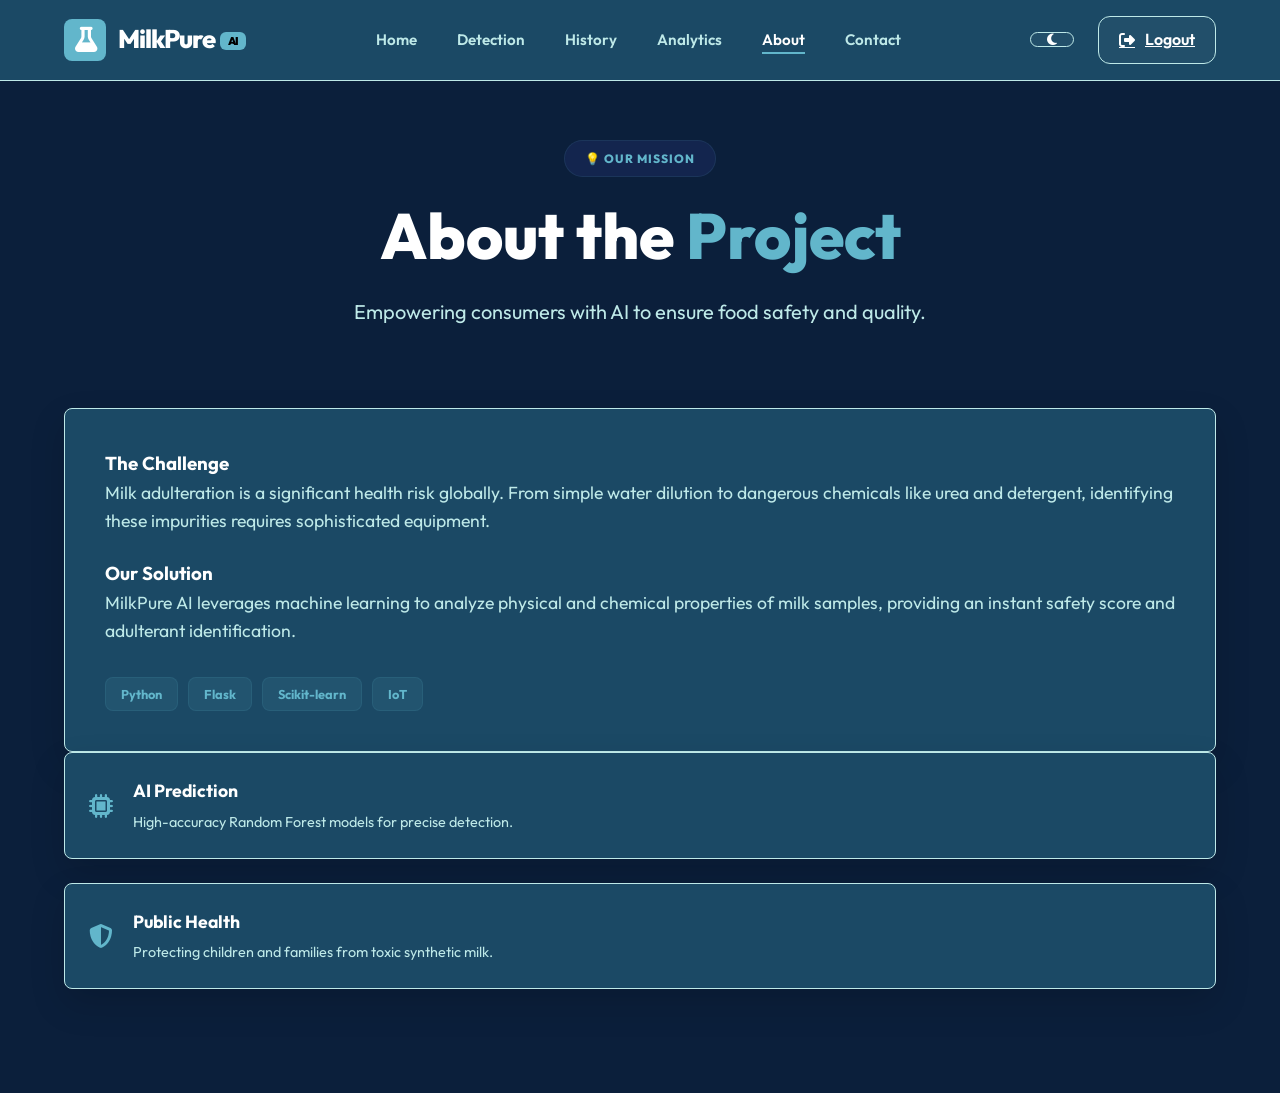
<file: frontend/about.html>
<!DOCTYPE html>
<html lang="en">
<head>
    <meta charset="UTF-8">
    <meta name="viewport" content="width=device-width, initial-scale=1.0">
    <title>About | MilkPure AI</title>
    <link rel="stylesheet" href="style.css">
    <link rel="stylesheet" href="https://cdnjs.cloudflare.com/ajax/libs/font-awesome/6.5.0/css/all.min.css">
    <link href="https://fonts.googleapis.com/css2?family=Outfit:wght@300;400;600;700;800&display=swap" rel="stylesheet">
</head>
<body>
    <div class="hero-bg-effects">
        <div class="orb orb-1"></div>
        <div class="orb orb-2"></div>
    </div>
    <nav class="navbar" id="navbar">
        <div class="nav-container">
            <a href="/home" class="logo">
                <div class="logo-icon"><i class="fas fa-flask"></i></div>
                <span>MilkPure<span class="logo-ai">AI</span></span>
            </a>
            <ul class="nav-links">
                <li><a href="/home" class="nav-link">Home</a></li>
                <li><a href="/detect" class="nav-link">Detection</a></li>
                <li><a href="/history" class="nav-link">History</a></li>
                <li><a href="/analytics" class="nav-link">Analytics</a></li>
                <li><a href="/about" class="nav-link active">About</a></li>
                <li><a href="/contact" class="nav-link">Contact</a></li>
            </ul>
            <div class="nav-actions">
                <button class="theme-btn" id="themeToggle"><i class="fas fa-moon"></i></button>
                <a href="/" class="login-btn"><i class="fas fa-sign-out-alt"></i> Logout</a>
            </div>
        </div>
    </nav>

    <main class="section">
        <div class="section-header">
            <span class="section-tag">💡 Our Mission</span>
            <h2>About the <span class="gradient-text">Project</span></h2>
            <p>Empowering consumers with AI to ensure food safety and quality.</p>
        </div>

        <div class="about-grid">
            <div class="glass-card about-main">
                <h3>The Challenge</h3>
                <p>Milk adulteration is a significant health risk globally. From simple water dilution to dangerous chemicals like urea and detergent, identifying these impurities requires sophisticated equipment.</p>
                <h3>Our Solution</h3>
                <p>MilkPure AI leverages machine learning to analyze physical and chemical properties of milk samples, providing an instant safety score and adulterant identification.</p>
                <div class="tech-tags">
                    <span>Python</span><span>Flask</span><span>Scikit-learn</span><span>IoT</span>
                </div>
            </div>
            <div class="features-col">
                <div class="glass-card feature-card">
                    <i class="fas fa-microchip"></i>
                    <div><h4>AI Prediction</h4><p>High-accuracy Random Forest models for precise detection.</p></div>
                </div>
                <div class="glass-card feature-card">
                    <i class="fas fa-shield-alt"></i>
                    <div><h4>Public Health</h4><p>Protecting children and families from toxic synthetic milk.</p></div>
                </div>
            </div>
        </div>
    </main>

    <script src="script.js"></script>
</body>
</html>
</file>
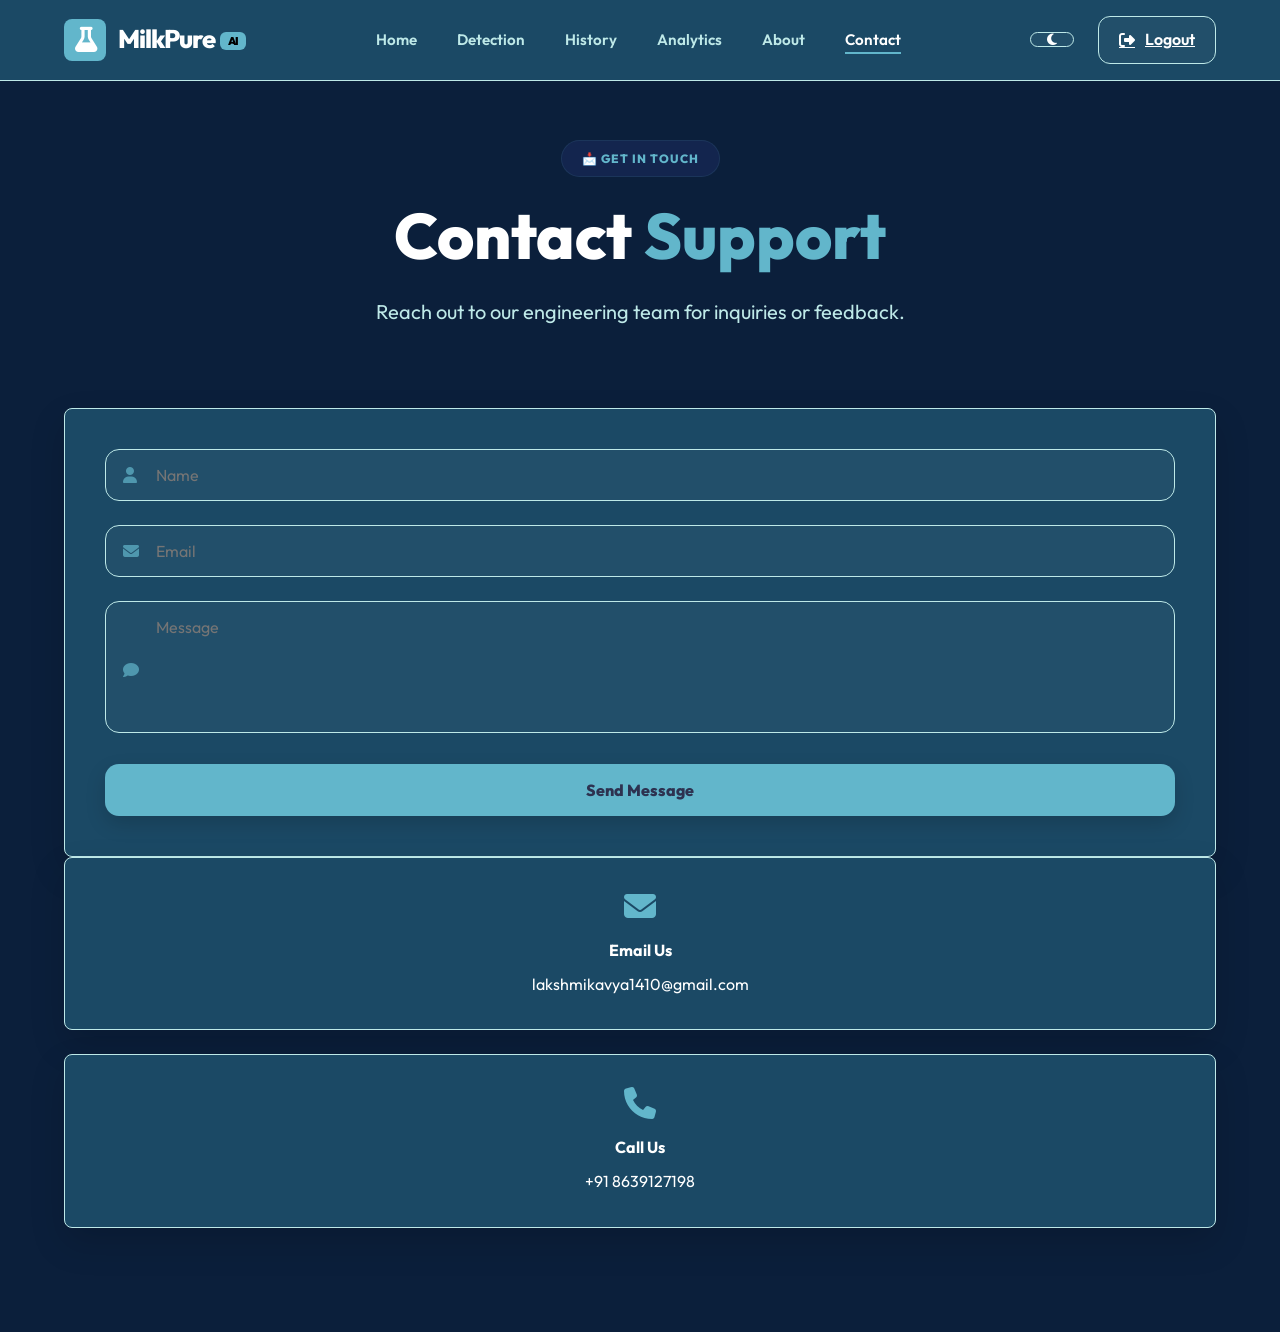
<file: frontend/contact.html>
<!DOCTYPE html>
<html lang="en">

<head>
    <meta charset="UTF-8">
    <meta name="viewport" content="width=device-width, initial-scale=1.0">
    <title>Contact | MilkPure AI</title>
    <link rel="stylesheet" href="style.css">
    <link rel="stylesheet" href="https://cdnjs.cloudflare.com/ajax/libs/font-awesome/6.5.0/css/all.min.css">
    <link href="https://fonts.googleapis.com/css2?family=Outfit:wght@300;400;600;700;800&display=swap" rel="stylesheet">
</head>

<body>
    <div class="hero-bg-effects">
        <div class="orb orb-1"></div>
        <div class="orb orb-2"></div>
    </div>
    <nav class="navbar" id="navbar">
        <div class="nav-container">
            <a href="/home" class="logo">
                <div class="logo-icon"><i class="fas fa-flask"></i></div>
                <span>MilkPure<span class="logo-ai">AI</span></span>
            </a>
            <ul class="nav-links">
                <li><a href="/home" class="nav-link">Home</a></li>
                <li><a href="/detect" class="nav-link">Detection</a></li>
                <li><a href="/history" class="nav-link">History</a></li>
                <li><a href="/analytics" class="nav-link">Analytics</a></li>
                <li><a href="/about" class="nav-link">About</a></li>
                <li><a href="/contact" class="nav-link active">Contact</a></li>
            </ul>
            <div class="nav-actions">
                <button class="theme-btn" id="themeToggle"><i class="fas fa-moon"></i></button>
                <a href="/" class="login-btn"><i class="fas fa-sign-out-alt"></i> Logout</a>
            </div>
        </div>
    </nav>

    <main class="section">
        <div class="section-header">
            <span class="section-tag">📩 Get in Touch</span>
            <h2>Contact <span class="gradient-text">Support</span></h2>
            <p>Reach out to our engineering team for inquiries or feedback.</p>
        </div>

        <div class="contact-grid">
            <div class="glass-card contact-form-card">
                <form id="contactForm">
                    <div class="form-field"><i class="fas fa-user"></i><input type="text" placeholder="Name" required>
                    </div>
                    <div class="form-field"><i class="fas fa-envelope"></i><input type="email" placeholder="Email"
                            required></div>
                    <div class="form-field textarea-field"><i class="fas fa-comment"></i><textarea placeholder="Message"
                            rows="5" required></textarea></div>
                    <button type="submit" class="btn-glow full-w">Send Message</button>
                </form>
            </div>
            <div class="contact-info-col">
                <div class="glass-card contact-info-card">
                    <i class="fas fa-envelope"></i>
                    <h4>Email Us</h4>
                    <p>lakshmikavya1410@gmail.com</p>
                </div>
                <div class="glass-card contact-info-card">
                    <i class="fas fa-phone"></i>
                    <h4>Call Us</h4>
                    <p>+91 8639127198</p>
                </div>
            </div>
        </div>
    </main>

    <div class="toast" id="toast"><span id="toastMsg"></span></div>
    <script src="script.js"></script>
</body>

</html>
</file>
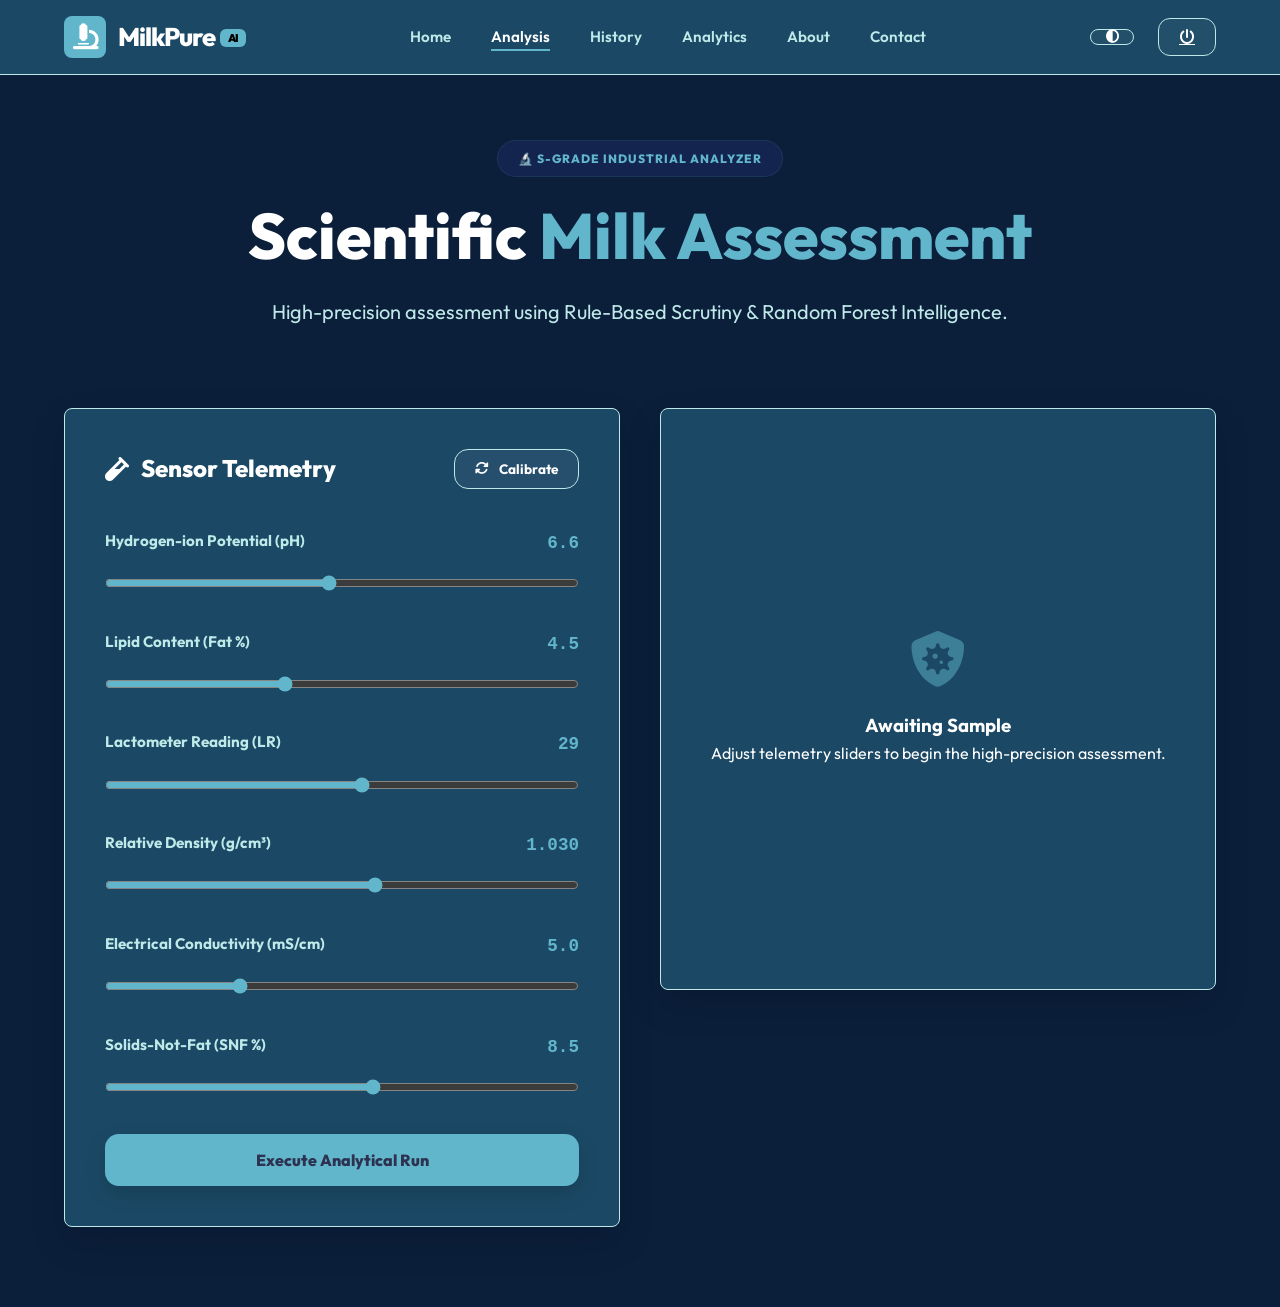
<file: frontend/detect.html>
<!DOCTYPE html>
<html lang="en">
<head>
    <meta charset="UTF-8">
    <meta name="viewport" content="width=device-width, initial-scale=1.0">
    <title>Industrial Analyzer | MilkPure AI</title>
    <link rel="stylesheet" href="style.css">
    <link rel="stylesheet" href="https://cdnjs.cloudflare.com/ajax/libs/font-awesome/6.5.0/css/all.min.css">
    <link href="https://fonts.googleapis.com/css2?family=Outfit:wght@300;400;600;700;800&display=swap" rel="stylesheet">
    <style>
        .recommendation-card { margin-top: 1.5rem; padding: 1.5rem; background: rgba(0, 242, 255, 0.05); border: 1px dashed var(--primary-glow); border-radius: 16px; text-align: left; }
        .recommendation-card h5 { color: var(--primary); font-size: 0.9rem; text-transform: uppercase; margin-bottom: 8px; }
        .recommendation-card p { font-size: 0.85rem; color: var(--text-dim); line-height: 1.5; font-style: italic; }
    </style>
</head>
<body>
    <div class="hero-bg-effects">
        <div class="orb orb-1"></div>
        <div class="orb orb-2"></div>
    </div>
    <nav class="navbar" id="navbar">
        <div class="nav-container">
            <a href="/home" class="logo">
                <div class="logo-icon"><i class="fas fa-microscope"></i></div>
                <span>MilkPure<span class="logo-ai">AI</span></span>
            </a>
            <ul class="nav-links">
                <li><a href="/home" class="nav-link">Home</a></li>
                <li><a href="/detect" class="nav-link active">Analysis</a></li>
                <li><a href="/history" class="nav-link">History</a></li>
                <li><a href="/analytics" class="nav-link">Analytics</a></li>
                <li><a href="/about" class="nav-link">About</a></li>
                <li><a href="/contact" class="nav-link">Contact</a></li>
            </ul>
            <div class="nav-actions">
                <button class="theme-btn" id="themeToggle"><i class="fas fa-adjust"></i></button>
                <a href="/" class="login-btn"><i class="fas fa-power-off"></i></a>
            </div>
        </div>
    </nav>

    <main class="section">
        <div class="section-header">
            <span class="section-tag">🔬 S-Grade Industrial Analyzer</span>
            <h2>Scientific <span class="gradient-text">Milk Assessment</span></h2>
            <p>High-precision assessment using Rule-Based Scrutiny & Random Forest Intelligence.</p>
        </div>

        <div class="detect-grid">
            <div class="glass-card input-card">
                <div class="card-header">
                    <h3><i class="fas fa-vial"></i> Sensor Telemetry</h3>
                    <button class="chip-btn" id="randomizeBtn"><i class="fas fa-sync-alt"></i> Calibrate</button>
                </div>
                <form id="detectForm">
                    <div class="slider-group">
                        <div class="slider-header"><span>Hydrogen-ion Potential (pH)</span><span id="phVal">6.6</span></div>
                        <input type="range" id="ph" min="0" max="14" step="0.1" value="6.6">
                    </div>
                    <div class="slider-group">
                        <div class="slider-header"><span>Lipid Content (Fat %)</span><span id="fatVal">4.5</span></div>
                        <input type="range" id="fat" min="0" max="12" step="0.1" value="4.5">
                    </div>
                    <div class="slider-group">
                        <div class="slider-header"><span>Lactometer Reading (LR)</span><span id="lactometerVal">29</span></div>
                        <input type="range" id="lactometer" min="10" max="45" step="1" value="29">
                    </div>
                    <div class="slider-group">
                        <div class="slider-header"><span>Relative Density (g/cm³)</span><span id="densityVal">1.030</span></div>
                        <input type="range" id="density" min="1.010" max="1.045" step="0.001" value="1.030">
                    </div>
                    <div class="slider-group">
                        <div class="slider-header"><span>Electrical Conductivity (mS/cm)</span><span id="conductivityVal">5.0</span></div>
                        <input type="range" id="conductivity" min="0" max="18" step="0.1" value="5.0">
                    </div>
                    <div class="slider-group">
                        <div class="slider-header"><span>Solids-Not-Fat (SNF %)</span><span id="snfVal">8.5</span></div>
                        <input type="range" id="snf" min="0" max="15" step="0.1" value="8.5">
                    </div>
                    <input type="hidden" id="temp" value="25.0">
                    <button type="submit" class="btn-glow full-w">Execute Analytical Run</button>
                </form>
            </div>

            <div class="glass-card result-card" id="resultCard">
                <div class="result-state hidden" id="loadingState">
                    <div class="spinner"></div>
                    <h3>Processing Sample...</h3>
                    <p>Running Rule-Based & Random Forest validation.</p>
                </div>
                <div class="result-state" id="placeholderState">
                    <i class="fas fa-shield-virus" style="font-size: 3.5rem; color: var(--primary); opacity: 0.5; margin-bottom: 1.5rem;"></i>
                    <h3>Awaiting Sample</h3>
                    <p>Adjust telemetry sliders to begin the high-precision assessment.</p>
                </div>
                <div class="result-ready hidden" id="resultState">
                    <div class="result-top">
                        <div class="gauge-wrapper">
                            <svg class="gauge-svg" viewBox="0 0 120 120">
                                <circle class="gauge-bg" cx="60" cy="60" r="52"></circle>
                                <circle class="gauge-fill" id="gaugeFill" cx="60" cy="60" r="52"></circle>
                            </svg>
                            <div class="gauge-center">
                                <span class="gauge-val" id="purityVal">0</span>
                                <span class="gauge-unit">Purity %</span>
                            </div>
                        </div>
                        <div class="result-meta">
                            <div class="status-pill" id="statusPill">Assessing...</div>
                            <h4 id="resAdulterant">-</h4>
                            <p id="resRisk">-</p>
                        </div>
                    </div>
                    <div class="recommendation-card" id="recPanel">
                        <h5>AI Recommendation</h5>
                        <p id="resRecommendation">-</p>
                    </div>
                    <div class="result-actions">
                        <button class="action-btn" id="voiceBtn"><i class="fas fa-wave-square"></i> Voice</button>
                        <button class="action-btn" id="downloadPdf"><i class="fas fa-file-invoice"></i> PDF Report</button>
                    </div>
                </div>
            </div>
        </div>
    </main>

    <div class="toast" id="toast"><span id="toastMsg"></span></div>
    <script src="script.js"></script>
</body>
</html>
</file>
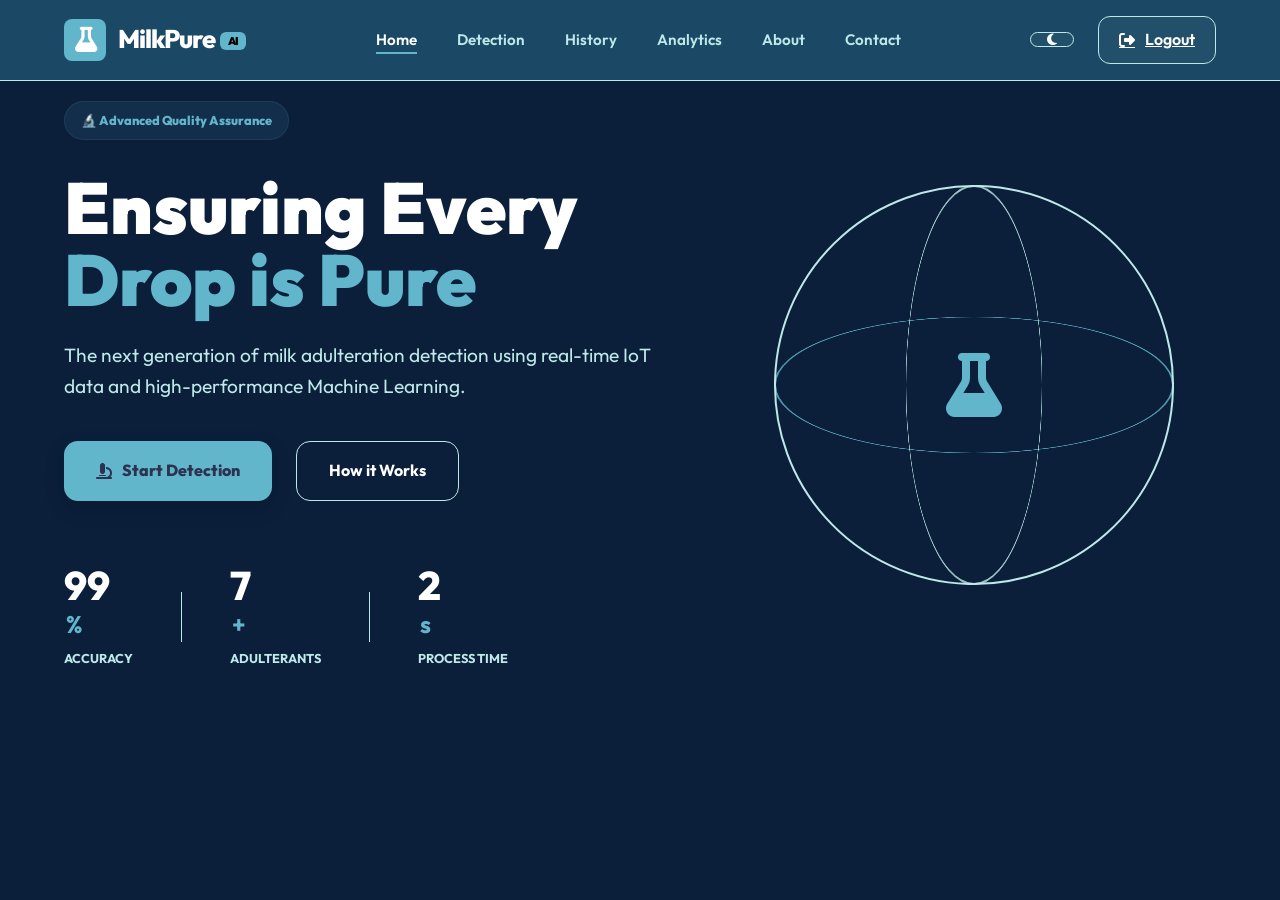
<file: frontend/home.html>
<!DOCTYPE html>
<html lang="en">
<head>
    <meta charset="UTF-8">
    <meta name="viewport" content="width=device-width, initial-scale=1.0">
    <title>Home | MilkPure AI</title>
    <link rel="stylesheet" href="style.css">
    <link rel="stylesheet" href="https://cdnjs.cloudflare.com/ajax/libs/font-awesome/6.5.0/css/all.min.css">
    <link href="https://fonts.googleapis.com/css2?family=Outfit:wght@300;400;600;700;800&display=swap" rel="stylesheet">
</head>
<body>
    <nav class="navbar" id="navbar">
        <div class="nav-container">
            <a href="/home" class="logo">
                <div class="logo-icon"><i class="fas fa-flask"></i></div>
                <span>MilkPure<span class="logo-ai">AI</span></span>
            </a>
            <ul class="nav-links">
                <li><a href="/home" class="nav-link active">Home</a></li>
                <li><a href="/detect" class="nav-link">Detection</a></li>
                <li><a href="/history" class="nav-link">History</a></li>
                <li><a href="/analytics" class="nav-link">Analytics</a></li>
                <li><a href="/about" class="nav-link">About</a></li>
                <li><a href="/contact" class="nav-link">Contact</a></li>
            </ul>
            <div class="nav-actions">
                <button class="theme-btn" id="themeToggle"><i class="fas fa-moon"></i></button>
                <a href="/" class="login-btn"><i class="fas fa-sign-out-alt"></i> Logout</a>
            </div>
        </div>
    </nav>

    <main>
        <section class="hero">
            <div class="hero-bg-effects">
                <div class="orb orb-1"></div>
                <div class="orb orb-2"></div>
                <div class="grid-lines"></div>
            </div>
            <div class="hero-content">
                <div class="hero-badge">🔬 Advanced Quality Assurance</div>
                <h1>Ensuring Every<br><span class="gradient-text">Drop is Pure</span></h1>
                <p class="hero-desc">The next generation of milk adulteration detection using real-time IoT data and high-performance Machine Learning.</p>
                <div class="hero-buttons">
                    <a href="/detect" class="btn-glow"><i class="fas fa-microscope"></i> Start Detection</a>
                    <a href="/about" class="btn-outline">How it Works</a>
                </div>
                <div class="hero-stats">
                    <div class="h-stat"><span class="h-stat-num">99</span><span class="h-stat-suffix">%</span><span class="h-stat-label">Accuracy</span></div>
                    <div class="h-stat-divider"></div>
                    <div class="h-stat"><span class="h-stat-num">7</span><span class="h-stat-suffix">+</span><span class="h-stat-label">Adulterants</span></div>
                    <div class="h-stat-divider"></div>
                    <div class="h-stat"><span class="h-stat-num">2</span><span class="h-stat-suffix">s</span><span class="h-stat-label">Process Time</span></div>
                </div>
            </div>
            <div class="hero-visual">
                <div class="molecule-container">
                    <div class="molecule-ring ring-1"></div>
                    <div class="molecule-ring ring-2"></div>
                    <div class="molecule-ring ring-3"></div>
                    <div class="molecule-core">
                        <i class="fas fa-flask"></i>
                    </div>
                </div>
            </div>
        </section>
    </main>

    <script src="script.js"></script>
</body>
</html>
</file>
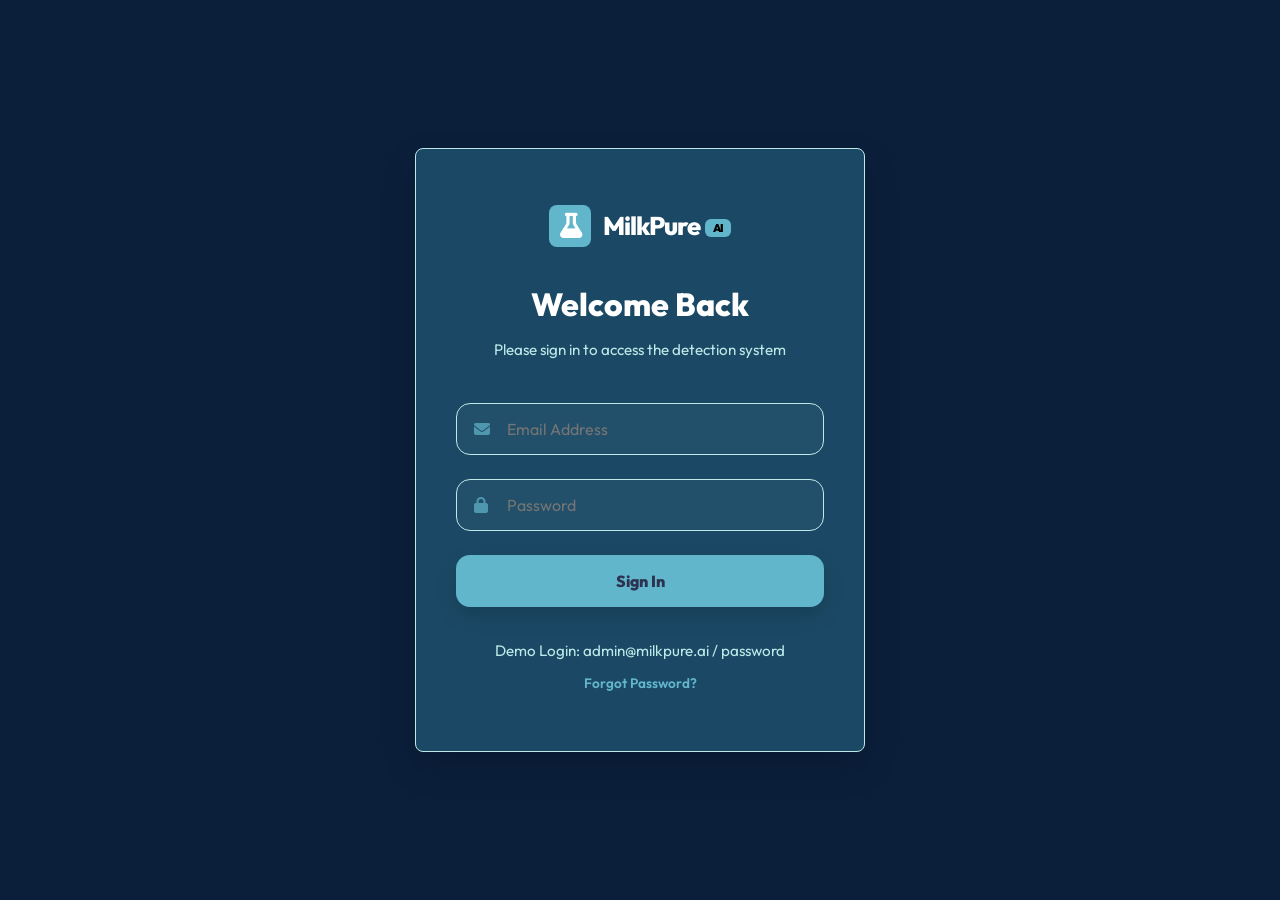
<file: frontend/login.html>
<!DOCTYPE html>
<html lang="en">

<head>
    <meta charset="UTF-8">
    <meta name="viewport" content="width=device-width, initial-scale=1.0">
    <title>Login | MilkPure AI</title>
    <link rel="stylesheet" href="style.css">
    <link rel="stylesheet" href="https://cdnjs.cloudflare.com/ajax/libs/font-awesome/6.5.0/css/all.min.css">
    <link href="https://fonts.googleapis.com/css2?family=Outfit:wght@300;400;600;700;800&display=swap" rel="stylesheet">
</head>

<body class="login-page">
    <div class="hero-bg-effects">
        <div class="orb orb-1"></div>
        <div class="orb orb-2"></div>
    </div>

    <div class="login-container">
        <div class="glass-card login-card">
            <div class="logo">
                <div class="logo-icon"><i class="fas fa-flask"></i></div>
                <span>MilkPure<span class="logo-ai">AI</span></span>
            </div>
            <h2>Welcome Back</h2>
            <p>Please sign in to access the detection system</p>

            <form id="mainLoginForm">
                <div class="form-field">
                    <i class="fas fa-envelope"></i>
                    <input type="email" id="loginEmail" placeholder="Email Address" required>
                </div>
                <div class="form-field">
                    <i class="fas fa-lock"></i>
                    <input type="password" id="loginPassword" placeholder="Password" required>
                </div>
                <button type="submit" class="btn-glow full-w">Sign In</button>
            </form>

            <div class="login-footer">
                <p>Demo Login: <code>admin@milkpure.ai</code> / <code>password</code></p>
                <a href="#">Forgot Password?</a>
            </div>
        </div>
    </div>

    <div class="toast" id="toast">
        <i class="fas fa-check-circle"></i>
        <span id="toastMsg">Success!</span>
    </div>

    <script>
        document.getElementById('mainLoginForm').addEventListener('submit', (e) => {
            e.preventDefault();
            const toast = document.getElementById('toast');
            const toastMsg = document.getElementById('toastMsg');

            toastMsg.textContent = "Logging in...";
            toast.classList.add('show');

            setTimeout(() => {
                window.location.href = '/home';
            }, 1000);
        });
    </script>
</body>

</html>
</file>
<file: frontend/style.css>
:root {
    --primary: #62B6CB;
    --primary-rgb: 98, 182, 203;
    --primary-glow: rgba(98, 182, 203, 0.1);
    --bg-dark: #0B1F3B;
    --bg-card: #1B4965; 
    --glass-border: #BEE9E8;
    --text-main: #FFFFFF;
    --text-dim: #BEE9E8;
    --success: #10b981;
    --warning: #f59e0b;
    --danger: #ef4444;
    --font-main: 'Outfit', sans-serif;
}

.light-mode {
    --bg-dark: #FFFFFF;
    --bg-card: #BEE9E8; 
    --glass-border: #62B6CB;
    --text-main: #0B1F3B;
    --text-dim: #1B4965;
}

* { margin: 0; padding: 0; box-sizing: border-box; font-family: var(--font-main); scroll-behavior: smooth; }

@keyframes slideUp { 
    from { opacity: 0; transform: translateY(40px); } 
    to { opacity: 1; transform: translateY(0); } 
}
@keyframes fadeIn {
    from { opacity: 0; }
    to { opacity: 1; }
}
body { 
    background: var(--bg-dark); 
    color: var(--text-main); 
    overflow-x: hidden; 
    min-height: 100vh; 
    line-height: 1.6;
}

/* 🌌 Premium Ambient Background */
body::before {
    display: none;
}

.hero-bg-effects { display: none; }
.orb { position: absolute; border-radius: 50%; filter: blur(80px); opacity: 0.4; animation: float 20s infinite alternate; }
.orb-1 { width: 400px; height: 400px; background: var(--primary); top: -100px; left: -100px; }
.orb-2 { width: 500px; height: 500px; background: var(--primary); bottom: -150px; right: -150px; animation-delay: -5s; }
@keyframes float { 
    0% { transform: translate(0, 0) scale(1); }
    100% { transform: translate(100px, 50px) scale(1.1); }
}

/* 🧭 Industrial Navbar */
.navbar { position: fixed; top: 0; width: 100%; z-index: 1000; background: var(--bg-card); border-bottom: 1px solid var(--glass-border); padding: 1rem 5%; transition: 0.4s; }
.navbar.scrolled { padding: 0.7rem 5%; background: var(--bg-card); }
.nav-container { display: flex; justify-content: space-between; align-items: center; max-width: 1400px; margin: 0 auto; }
.logo { display: flex; align-items: center; gap: 12px; text-decoration: none; color: var(--text-main); font-size: 1.6rem; font-weight: 800; letter-spacing: -1px; }
.logo-icon { width: 42px; height: 42px; background: var(--primary); border-radius: 8px; display: flex; align-items: center; justify-content: center; color: white; transition: 0.4s; }
.logo:hover .logo-icon { transform: scale(1.05); }
.logo-ai { font-size: 0.7rem; background: var(--primary); color: #000; padding: 2px 8px; border-radius: 6px; margin-left: 5px; vertical-align: middle; font-weight: 900; }

.nav-links { display: flex; list-style: none; gap: 2.5rem; }
.nav-link { text-decoration: none; color: var(--text-dim); font-weight: 600; font-size: 0.95rem; transition: 0.3s; position: relative; }
.nav-link::after { content: ""; position: absolute; bottom: -5px; left: 0; width: 0; height: 2px; background: var(--primary); transition: 0.3s; }
.nav-link.active, .nav-link:hover { color: var(--text-main); }
.nav-link.active::after, .nav-link:hover::after { width: 100%; }

.nav-actions { display: flex; align-items: center; gap: 1.5rem; }
.theme-btn, .login-btn { background: rgba(255,255,255,0.03); border: 1px solid var(--glass-border); color: var(--text-main); padding: 10px 20px; border-radius: 12px; cursor: pointer; transition: 0.3s; display: flex; align-items: center; justify-content: center; gap: 10px; font-weight: 600; }
.theme-btn { width: 44px; padding: 0; }
.theme-btn:hover, .login-btn:hover { background: rgba(255,255,255,0.08); border-color: var(--primary); color: var(--primary); transform: translateY(-2px); }

/* 🧪 Section Header */
.section { padding: 140px 5% 80px; max-width: 1400px; margin: 0 auto; }
.section-header { text-align: center; margin-bottom: 5rem; }
.section-tag { background: rgba(99, 102, 241, 0.1); color: var(--primary); padding: 8px 20px; border-radius: 50px; font-size: 0.75rem; font-weight: 800; text-transform: uppercase; border: 1px solid var(--primary-glow); display: inline-block; margin-bottom: 1.5rem; letter-spacing: 1px; }
.section-header h2 { font-size: 4rem; font-weight: 800; line-height: 1.1; margin-bottom: 1.5rem; }
.section-header p { color: var(--text-dim); font-size: 1.25rem; max-width: 800px; margin: 0 auto; }
.gradient-text { color: var(--primary); }

/* 🧬 Industrial Grid */
.detect-grid, .dashboard-grid, .analytics-grid { display: grid; gap: 2.5rem; align-items: start; }
.detect-grid { grid-template-columns: 1fr 1fr; }
.dashboard-grid { grid-template-columns: repeat(3, 1fr); }
.analytics-grid { grid-template-columns: 1fr 1fr; }
.chart-wide { grid-column: span 2; }

.glass-card { 
    background: var(--bg-card); 
    border: 1px solid var(--glass-border); 
    border-radius: 8px; 
    padding: 2.5rem; 
    box-shadow: 0 15px 35px rgba(0,0,0,0.15); 
    transition: 0.5s cubic-bezier(0.175, 0.885, 0.32, 1.275); 
    animation: slideUp 0.8s cubic-bezier(0.16, 1, 0.3, 1) both;
}
.glass-card:hover { transform: translateY(-8px) scale(1.01); border-color: rgba(103, 111, 157, 0.5); box-shadow: 0 25px 50px rgba(0,0,0,0.25); }

.dashboard-grid .glass-card:nth-child(1), .analytics-grid .glass-card:nth-child(1) { animation-delay: 0.1s; }
.dashboard-grid .glass-card:nth-child(2), .analytics-grid .glass-card:nth-child(2) { animation-delay: 0.2s; }
.dashboard-grid .glass-card:nth-child(3), .analytics-grid .glass-card:nth-child(3) { animation-delay: 0.3s; }

/* 🕹️ Parameter Sliders */
.card-header { display: flex; justify-content: space-between; align-items: center; margin-bottom: 2.5rem; }
.card-header h3 { font-size: 1.5rem; font-weight: 800; display: flex; align-items: center; gap: 12px; }
.chip-btn { background: rgba(103, 111, 157, 0.15); border: 1px solid var(--glass-border); color: var(--text-main); padding: 10px 20px; border-radius: 14px; font-weight: 700; cursor: pointer; display: flex; align-items: center; gap: 10px; font-size: 0.85rem; transition: 0.3s; }
.chip-btn:hover { background: var(--primary); color: #2d3250; box-shadow: 0 8px 20px rgba(0,0,0,0.15); transform: translateY(-2px); }

.slider-group { margin-bottom: 2.2rem; }
.slider-header { display: flex; justify-content: space-between; margin-bottom: 12px; font-weight: 700; font-size: 0.95rem; color: var(--text-dim); }
.slider-header span:last-child { color: var(--primary); font-family: 'JetBrains Mono', monospace; font-size: 1.1rem; }
input[type="range"] { width: 100%; cursor: pointer; accent-color: var(--primary); height: 8px; border-radius: 10px; outline: none; background: rgba(255,255,255,0.05); }

/* 📊 Result Visualization */
.result-state { display: flex; flex-direction: column; align-items: center; justify-content: center; min-height: 500px; text-align: center; }
.spinner { width: 70px; height: 70px; border: 5px solid rgba(103, 111, 157, 0.2); border-top: 5px solid var(--primary); border-radius: 50%; animation: spin 1s cubic-bezier(0.5, 0.1, 0.4, 0.9) infinite; margin-bottom: 2.5rem; }
@keyframes spin { 0% { transform: rotate(0deg); } 100% { transform: rotate(360deg); } }

.gauge-wrapper { position: relative; width: 220px; height: 220px; margin-bottom: 3rem; }
.gauge-svg { transform: rotate(-90deg); width: 100%; height: 100%; }
.gauge-bg { fill: none; stroke: rgba(255,255,255,0.03); stroke-width: 12; }
.gauge-fill { fill: none; stroke: var(--primary); stroke-width: 12; stroke-linecap: round; stroke-dasharray: 339; stroke-dashoffset: 339; transition: 2s cubic-bezier(0.34, 1.56, 0.64, 1); }
.gauge-center { position: absolute; inset: 0; display: flex; flex-direction: column; align-items: center; justify-content: center; }
.gauge-val { font-size: 3.8rem; font-weight: 900; color: var(--text-main); letter-spacing: -2px; line-height: 1; }
.gauge-unit { font-size: 0.85rem; color: var(--text-dim); font-weight: 800; text-transform: uppercase; margin-top: 8px; letter-spacing: 1px; }

.status-pill { padding: 12px 32px; border-radius: 50px; font-weight: 800; font-size: 0.9rem; text-transform: uppercase; letter-spacing: 2px; margin-bottom: 2rem; box-shadow: 0 15px 30px rgba(0,0,0,0.3); border: 1px solid transparent; }
.status-pill.safe { background: rgba(16, 185, 129, 0.1); color: var(--success); border-color: var(--success); }
.status-pill.adulterated { background: rgba(245, 158, 11, 0.1); color: var(--warning); border-color: var(--warning); }
.status-pill.toxic { background: rgba(239, 68, 68, 0.1); color: var(--danger); border-color: var(--danger); animation: danger-pulse 1.5s infinite; }
@keyframes danger-pulse { 0%, 100% { box-shadow: 0 0 0px var(--danger); } 50% { box-shadow: 0 0 30px var(--danger); } }

/* 🧾 Tables */
.history-table { width: 100%; border-collapse: separate; border-spacing: 0 12px; margin-top: 1rem; }
.history-table th { text-align: left; padding: 15px; color: var(--text-dim); font-weight: 700; text-transform: uppercase; font-size: 0.75rem; letter-spacing: 1px; }
.history-table td { padding: 20px 15px; background: rgba(255,255,255,0.02); }
.history-table tr td:first-child { border-radius: 16px 0 0 16px; font-weight: 800; }
.history-table tr td:last-child { border-radius: 0 16px 16px 0; color: var(--text-dim); font-size: 0.85rem; }

/* 🔘 Global Buttons */
.btn-glow { 
    background: var(--primary); 
    color: #2d3250; 
    border: none; 
    padding: 1rem 2rem; 
    border-radius: 14px; 
    font-weight: 800; 
    font-size: 1rem; 
    cursor: pointer; 
    box-shadow: 0 8px 20px rgba(0,0,0,0.15); 
    transition: 0.4s cubic-bezier(0.175, 0.885, 0.32, 1.275); 
    display: inline-flex; align-items: center; justify-content: center; gap: 10px;
    text-decoration: none;
}
.btn-glow:hover { transform: translateY(-4px) scale(1.02); box-shadow: 0 12px 30px rgba(0,0,0,0.25); background: #ffbe8c; }
.full-w { width: 100%; display: flex; }

.btn-outline {
    background: transparent;
    border: 1px solid var(--glass-border);
    color: var(--text-main);
    padding: 1rem 2rem;
    border-radius: 14px;
    font-weight: 700;
    text-decoration: none;
    transition: 0.3s;
}
.btn-outline:hover { background: rgba(255,255,255,0.05); border-color: var(--primary); color: var(--primary); }
.full-w { width: 100%; }

.action-btn { 
    flex: 1; 
    background: rgba(103, 111, 157, 0.1); 
    border: 1px solid var(--glass-border); 
    padding: 18px; 
    border-radius: 18px; 
    color: #fff; 
    font-weight: 700; 
    cursor: pointer; 
    transition: 0.3s; 
    display: flex; align-items: center; justify-content: center; gap: 12px; 
}
.action-btn:hover { background: var(--primary); color: #2d3250; box-shadow: 0 12px 25px rgba(0,0,0,0.15); transform: translateY(-3px) scale(1.02); }

/* フォーム / Forms */
.form-field { position: relative; margin-bottom: 1.5rem; width: 100%; }
.form-field i { position: absolute; left: 18px; top: 50%; transform: translateY(-50%); color: var(--primary); opacity: 0.7; z-index: 10; }
.form-field input, .form-field select, .form-field textarea {
    width: 100%;
    padding: 15px 15px 15px 50px;
    background: rgba(255, 255, 255, 0.03);
    border: 1px solid var(--glass-border);
    border-radius: 14px;
    color: var(--text-main);
    font-size: 1rem;
    transition: 0.3s;
    outline: none;
}
.form-field textarea { padding-top: 15px; resize: none; }
.form-field input:focus, .form-field select:focus, .form-field textarea:focus {
    border-color: var(--primary);
    background: rgba(255, 255, 255, 0.07);
    box-shadow: 0 0 15px rgba(var(--primary-rgb), 0.2);
}

/* 🚀 Hero Section Refinement */
.hero { display: flex; align-items: center; justify-content: space-between; min-height: 80vh; padding: 100px 5% 50px; gap: 4rem; }
.hero-content { flex: 1; max-width: 700px; animation: slideUp 0.8s cubic-bezier(0.16, 1, 0.3, 1) both; }
.hero-badge { background: rgba(var(--primary-rgb), 0.1); color: var(--primary); padding: 8px 16px; border-radius: 50px; font-size: 0.8rem; font-weight: 800; margin-bottom: 2rem; border: 1px solid var(--primary-glow); display: inline-block; }
.hero h1 { font-size: 4.5rem; line-height: 1; font-weight: 900; margin-bottom: 1.5rem; color: #fff; }
.hero-desc { font-size: 1.2rem; color: var(--text-dim); margin-bottom: 2.5rem; max-width: 600px; }
.hero-buttons { display: flex; gap: 1.5rem; margin-bottom: 4rem; }

.hero-stats { display: flex; gap: 3rem; align-items: center; }
.h-stat { display: flex; flex-direction: column; }
.h-stat-num { font-size: 2.5rem; font-weight: 800; color: #fff; line-height: 1; }
.h-stat-suffix { color: var(--primary); font-size: 1.5rem; font-weight: 700; margin-left: 2px; }
.h-stat-label { font-size: 0.8rem; color: var(--text-dim); font-weight: 700; text-transform: uppercase; margin-top: 5px; }
.h-stat-divider { width: 1px; height: 50px; background: var(--glass-border); }

.hero-visual { flex: 0.8; display: flex; justify-content: center; position: relative; animation: fadeIn 1.2s ease-out both; animation-delay: 0.3s; }
.molecule-container { width: 400px; height: 400px; position: relative; }
.molecule-ring { position: absolute; inset: 0; border: 2px solid var(--glass-border); border-radius: 50%; }
.ring-1 { transform: rotateX(70deg); animation: rotate 15s linear infinite; border-color: rgba(98, 182, 203, 0.8); }
.ring-2 { transform: rotateY(70deg); animation: rotate 20s linear infinite reverse; border-color: rgba(190, 233, 232, 0.8); }
.ring-3 { transform: rotateZ(70deg); animation: rotate 25s linear infinite; }
.molecule-core { position: absolute; inset: 0; display: flex; align-items: center; justify-content: center; font-size: 4rem; color: var(--primary); }
@keyframes rotate { 0% { transform: rotate(0deg); } 100% { transform: rotate(360deg); } }

/* 📱 Responsive */
.hamburger { display: none; flex-direction: column; gap: 6px; background: none; border: none; cursor: pointer; padding: 5px; }
.hamburger span { display: block; width: 28px; height: 3px; background: var(--text-main); border-radius: 2px; transition: 0.3s; }

@media (max-width: 992px) {
    .hamburger { display: flex; }
    .nav-links {
        position: fixed; top: 80px; left: -100%; width: 100%; height: calc(100vh - 80px);
        background: rgba(2, 6, 23, 0.95); backdrop-filter: blur(20px);
        flex-direction: column; align-items: center; justify-content: center;
        transition: 0.4s cubic-bezier(0.68, -0.55, 0.265, 1.55);
        gap: 3rem;
    }
    .nav-links.active { left: 0; }
    .nav-link { font-size: 1.5rem; }
    
    .hamburger.active span:nth-child(1) { transform: translateY(9px) rotate(45deg); }
    .hamburger.active span:nth-child(2) { opacity: 0; }
    .hamburger.active span:nth-child(3) { transform: translateY(-9px) rotate(-45deg); }

    .hero h1 { font-size: 3.5rem; }
}

@media (max-width: 768px) {
    .detect-grid, .dashboard-grid, .analytics-grid { grid-template-columns: 1fr; }
    .chart-wide { grid-column: span 1; }
    .section-header h2 { font-size: 2.5rem; }
    .hero { flex-direction: column; text-align: center; padding-top: 120px; gap: 3rem; }
    .hero-content { max-width: 100%; }
    .hero-buttons { justify-content: center; flex-direction: column; }
    .hero-stats { justify-content: center; gap: 1.5rem; }
    .h-stat-divider { display: none; }
    .hero-visual { flex: none; width: 100%; height: 300px; }
    .molecule-container { width: 300px; height: 300px; margin: 0 auto; }
}

@media (max-width: 480px) {
    .section-header h2 { font-size: 2rem; }
    .glass-card { padding: 1.5rem; }
    .nav-actions .login-btn span { display: none; }
    .nav-actions .login-btn { padding: 10px; width: 44px; }
}

.hidden { display: none !important; }
.toast { 
    position: fixed; bottom: 3rem; right: 3rem; 
    background: rgba(15, 23, 42, 0.9); 
    border: 1px solid var(--primary); 
    padding: 1.2rem 2.5rem; 
    border-radius: 20px; 
    backdrop-filter: blur(20px); 
    transform: translateX(200%); 
    opacity: 0; 
    transition: 0.6s cubic-bezier(0.68, -0.55, 0.265, 1.55); 
    z-index: 2000; 
    display: flex; align-items: center; gap: 15px;
    box-shadow: 0 20px 50px rgba(0,0,0,0.5);
}
.toast.show { transform: translateX(0); opacity: 1; }
.toast.error { border-color: var(--danger); }

/* Custom Scrollbar */
::-webkit-scrollbar { width: 10px; }
::-webkit-scrollbar-track { background: var(--bg-dark); }
::-webkit-scrollbar-thumb { background: rgba(255,255,255,0.1); border-radius: 10px; border: 3px solid var(--bg-dark); }
::-webkit-scrollbar-thumb:hover { background: var(--primary); }

/* 🔑 Login Page Specifics */
.login-page {
    display: flex;
    align-items: center;
    justify-content: center;
    min-height: 100vh;
    padding: 2rem;
}
.login-container {
    width: 100%;
    max-width: 450px;
    z-index: 10;
}
.login-card {
    text-align: center;
    padding: 3.5rem 2.5rem;
}
.login-card .logo {
    justify-content: center;
    margin-bottom: 2rem;
}
.login-card h2 {
    font-size: 2rem;
    font-weight: 800;
    margin-bottom: 0.5rem;
}
.login-card p {
    color: var(--text-dim);
    margin-bottom: 2.5rem;
    font-size: 0.95rem;
}
.login-footer {
    margin-top: 2rem;
    font-size: 0.85rem;
}
.login-footer p { margin-bottom: 10px; }
.login-footer a { color: var(--primary); text-decoration: none; font-weight: 600; }

/* 🧬 Grid Overrides for Specific Pages */
.contact-grid { grid-template-columns: 1.2fr 0.8fr; }
.about-grid { grid-template-columns: 1.2fr 0.8fr; }
.about-main p { margin-bottom: 1.5rem; font-size: 1.1rem; color: var(--text-dim); }
.tech-tags { display: flex; flex-wrap: wrap; gap: 10px; margin-top: 2rem; }
.tech-tags span { background: rgba(var(--primary-rgb), 0.1); color: var(--primary); padding: 6px 15px; border-radius: 8px; font-size: 0.8rem; font-weight: 700; border: 1px solid var(--primary-glow); }

.feature-card { display: flex; align-items: center; gap: 20px; padding: 1.5rem; margin-bottom: 1.5rem; }
.feature-card i { font-size: 1.5rem; color: var(--primary); }
.feature-card h4 { margin-bottom: 5px; font-size: 1.1rem; }
.feature-card p { font-size: 0.9rem; color: var(--text-dim); }

.contact-info-card { text-align: center; padding: 2rem; margin-bottom: 1.5rem; }
.contact-info-card i { font-size: 2rem; color: var(--primary); margin-bottom: 1rem; }
.contact-info-card h4 { margin-bottom: 8px; }
</file>
